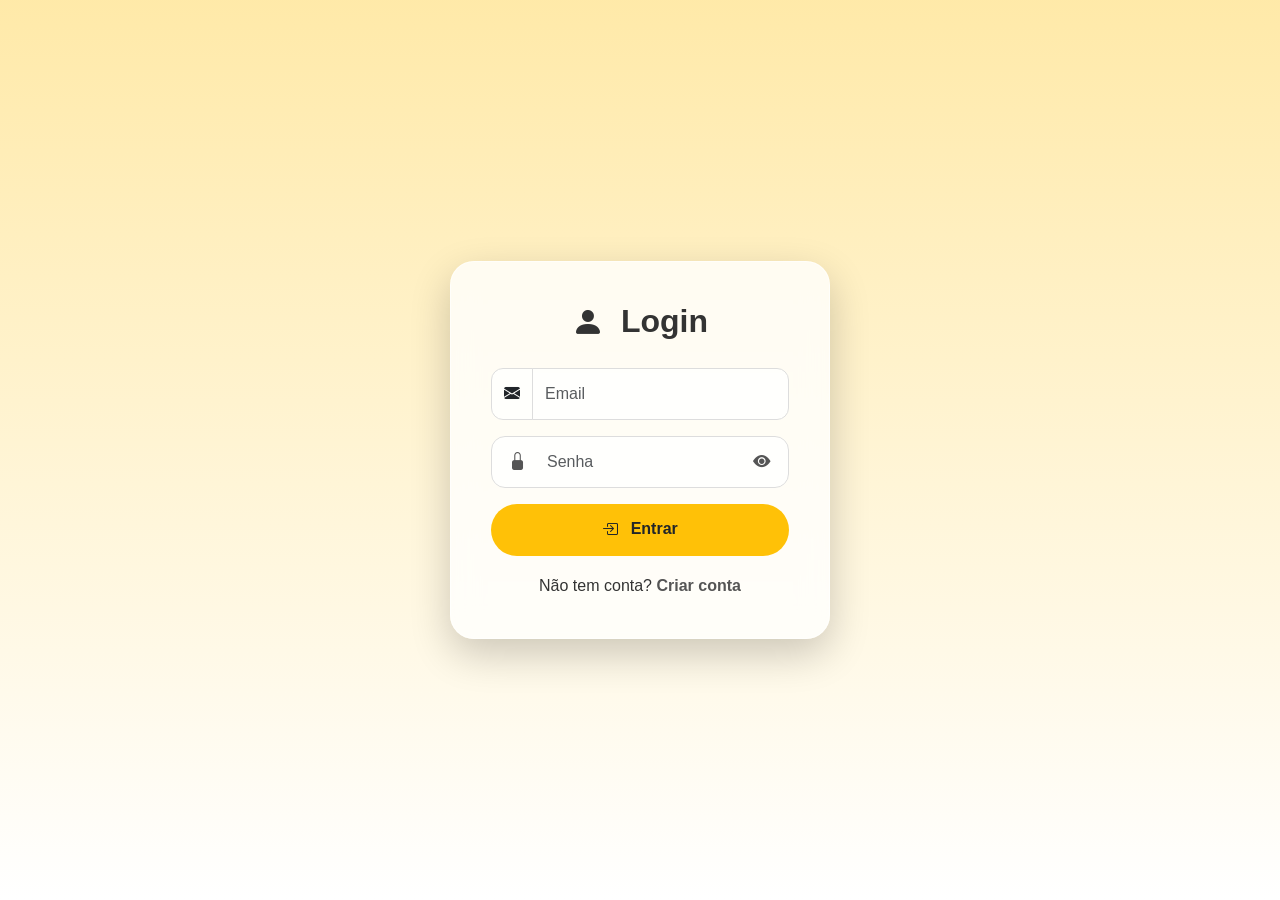
<file: NetLanchesAPI/wwwroot/admin.html>
﻿<!DOCTYPE html>
<html lang="pt-br">
<head>
    <meta charset="UTF-8">
    <meta name="viewport" content="width=device-width, initial-scale=1.0">
    <title>Painel Admin</title>

    <!-- Bootstrap -->
    <link href="https://cdn.jsdelivr.net/npm/bootstrap@5.3.0/dist/css/bootstrap.min.css" rel="stylesheet">

    <!-- Bootstrap Icons -->
    <link rel="stylesheet"
          href="https://cdn.jsdelivr.net/npm/bootstrap-icons@1.11.3/font/bootstrap-icons.min.css">

    <style>

        :root {
            --amarelo: #FFC107;
            --amarelo-dark: #ffb300;
            --bg: #f4f6f9;
        }

        body {
            background: var(--bg);
            font-family: 'Segoe UI', sans-serif;
            min-height: 100vh;
        }

        .container {
            max-width: 1400px;
        }

        /* NAVBAR */

        .navbar {
            background: white;
            box-shadow: 0 2px 15px rgba(0,0,0,0.06);
        }

        .logo {
            font-size: 1.4rem;
            font-weight: 700;
            color: #212529;
        }

        /* CARDS */

        .card-custom {
            border: none;
            border-radius: 22px;
            background: white;
            box-shadow: 0 8px 25px rgba(0,0,0,0.05);
            overflow: hidden;
        }

        /* TITULOS */

        .section-title {
            font-weight: 700;
            color: #212529;
        }

        /* INPUTS */

        .form-control,
        .form-select {
            border-radius: 12px;
            padding: 12px;
            border: 1px solid #dee2e6;
        }

            .form-control:focus,
            .form-select:focus {
                border-color: var(--amarelo);
                box-shadow: 0 0 0 4px rgba(255,193,7,0.18);
            }

        textarea.form-control {
            resize: none;
        }

        .input-group-text {
            border-radius: 12px 0 0 12px;
        }

        /* BOTÕES */

        .btn-warning {
            background: var(--amarelo);
            border: none;
            border-radius: 12px;
            font-weight: 600;
            padding: 12px;
        }

            .btn-warning:hover {
                background: var(--amarelo-dark);
            }

        .btn-sm {
            width: 38px;
            height: 38px;
            display: inline-flex;
            align-items: center;
            justify-content: center;
            border-radius: 10px;
            padding: 0;
        }

        /* INFO BOX */

        .info-box {
            background: linear-gradient(135deg, #ffc107, #ffcf40);
            border-radius: 20px;
            padding: 22px;
            color: #212529;
            min-height: 120px;
        }

            .info-box i {
                font-size: 2rem;
            }

        .info-title {
            font-size: 0.9rem;
            opacity: 0.8;
        }

        .info-value {
            font-size: 1.8rem;
            font-weight: bold;
        }

        /* TABELA */

        .table-responsive {
            border-radius: 18px;
        }

        .table {
            margin-bottom: 0;
        }

            .table thead {
                background: #212529;
                color: white;
            }

                .table thead th {
                    border: none;
                    padding: 16px;
                    font-size: 0.95rem;
                    white-space: nowrap;
                }

            .table tbody td {
                padding: 16px;
                vertical-align: middle;
                font-size: 0.95rem;
            }

            .table tbody tr {
                transition: 0.2s;
            }

                .table tbody tr:hover {
                    background: rgba(255,193,7,0.08);
                }

        /* TOAST */

        .toast {
            border-radius: 14px;
        }

        /* RESPONSIVO */

        @media (max-width: 992px) {

            .table {
                min-width: 850px;
            }

            .card-custom {
                border-radius: 18px;
            }

            .row.g-4 {
                gap: 10px 0;
            }
        }

        @media (max-width: 768px) {

            body {
                padding-bottom: 30px;
            }

            .navbar {
                padding: 15px !important;
            }

                .navbar .container-fluid {
                    flex-direction: column;
                    align-items: stretch !important;
                    gap: 15px;
                }

                .navbar .d-flex.gap-2 {
                    width: 100%;
                    flex-direction: column;
                }

                .navbar .btn {
                    width: 100%;
                }

            .logo {
                text-align: center;
                font-size: 1.2rem;
            }

            .card-custom {
                padding: 20px !important;
            }

            .section-title {
                font-size: 1.2rem;
            }

            .table {
                min-width: 750px;
            }

                .table thead th,
                .table tbody td {
                    font-size: 0.85rem;
                    white-space: nowrap;
                }

            textarea.form-control {
                min-height: 120px;
            }
        }

        @media (max-width: 480px) {

            .container {
                padding-left: 12px;
                padding-right: 12px;
            }

            .card-custom {
                padding: 16px !important;
                border-radius: 16px;
            }

            .logo {
                font-size: 1rem;
            }

            .section-title {
                font-size: 1rem;
            }

            .info-title {
                font-size: 0.8rem;
            }

            .info-value {
                font-size: 1.3rem;
            }

            .table {
                min-width: 680px;
            }

                .table thead th,
                .table tbody td {
                    padding: 12px;
                }

            .btn-sm {
                width: 34px;
                height: 34px;
                font-size: 0.8rem;
            }

            .toast {
                width: 95vw;
            }
        }
    </style>
</head>

<body>

    <!-- NAVBAR -->

    <nav class="navbar navbar-expand-lg px-4 py-3 mb-4">

        <div class="container-fluid">

            <div class="d-flex align-items-center gap-2">

                <i class="bi bi-speedometer2 fs-3 text-warning"></i>

                <span class="logo">
                    Painel Administrativo
                </span>

            </div>

            <div class="d-flex gap-2">

                <a href="pedidos.html"
                   class="btn btn-outline-dark rounded-pill px-4">

                    <i class="bi bi-receipt-cutoff me-2"></i>
                    Pedidos
                </a>

                <button class="btn btn-danger rounded-pill px-4"
                        onclick="logout()">

                    <i class="bi bi-box-arrow-right me-2"></i>
                    Sair
                </button>

            </div>

        </div>

    </nav>

    <div class="container">

        <!-- INFO -->

        <div class="row mb-4">

            <div class="col-12 col-md-4">

                <div class="info-box d-flex justify-content-between align-items-center">

                    <div>

                        <div class="info-title">
                            Produtos Cadastrados
                        </div>

                        <div class="info-value" id="totalProdutos">
                            0
                        </div>

                    </div>

                    <i class="bi bi-box-seam"></i>

                </div>

            </div>

        </div>

        <div class="row g-4">

            <!-- FORM -->

            <div class="col-12 col-xl-4">

                <div class="card-custom p-4 h-100">

                    <div class="d-flex align-items-center gap-2 mb-4">

                        <i class="bi bi-plus-circle-fill text-warning fs-4"></i>

                        <h4 class="section-title mb-0">
                            Cadastrar Produto
                        </h4>

                    </div>

                    <div class="mb-3">

                        <label class="form-label fw-semibold">
                            Nome do Produto
                        </label>

                        <input type="text"
                               id="nome"
                               class="form-control"
                               placeholder="Ex: X-Bacon">

                    </div>

                    <div class="mb-3">

                        <label class="form-label fw-semibold">
                            Tipo
                        </label>

                        <select id="tipo" class="form-select">

                            <option value="">Selecione</option>
                            <option value="LANCHE">Lanche</option>
                            <option value="BEBIDA">Bebida</option>
                            <option value="SOBREMESA">Sobremesa</option>

                        </select>

                    </div>

                    <div class="mb-3">

                        <label class="form-label fw-semibold">
                            Preço
                        </label>

                        <div class="input-group">

                            <span class="input-group-text">
                                R$
                            </span>

                            <input type="number"
                                   id="preco"
                                   class="form-control"
                                   placeholder="0.00"
                                   step="0.01">

                        </div>

                    </div>

                    <div class="mb-4">

                        <label class="form-label fw-semibold">
                            Descrição
                        </label>

                        <textarea id="descricao"
                                  rows="4"
                                  class="form-control"
                                  placeholder="Descreva o produto"></textarea>

                    </div>

                    <div class="mb-4">

                        <label class="form-label fw-semibold">
                            URL da Imagem
                        </label>
                        <input type="file"
                               id="imagem"
                               class="form-control"
                               accept="image/*">

                    </div>

                    <button class="btn btn-warning w-100"
                            id="btnProduto"
                            onclick="criarProduto()">

                        <i class="bi bi-check-circle me-2"></i>
                        Cadastrar Produto

                    </button>

                </div>

            </div>

            <!-- LISTA -->

            <div class="col-12 col-xl-8">

                <div class="card-custom p-4">

                    <div class="d-flex justify-content-between align-items-center mb-4 flex-wrap gap-2">

                        <div class="d-flex align-items-center gap-2">

                            <i class="bi bi-bag-fill text-warning fs-4"></i>

                            <h4 class="section-title mb-0">
                                Produtos
                            </h4>

                        </div>

                        <span class="badge bg-dark px-3 py-2 rounded-pill">
                            Lista Atualizada
                        </span>

                    </div>

                    <div class="table-responsive rounded-4">

                        <table class="table align-middle">

                            <thead>

                                <tr>

                                    <th>
                                        <i class="bi bi-box me-1"></i>
                                        Nome
                                    </th>

                                    <th>
                                        <i class="bi bi-tags me-1"></i>
                                        Tipo
                                    </th>

                                    <th>
                                        <i class="bi bi-currency-dollar me-1"></i>
                                        Preço
                                    </th>

                                    <th>
                                        <i class="bi bi-file-text-fill me-1"></i>
                                        Descrição
                                    </th>

                                    <th class="text-center">
                                        <i class="bi bi-gear me-1"></i>
                                        Ações
                                    </th>

                                </tr>

                            </thead>

                            <tbody id="listaProdutos"></tbody>

                        </table>

                    </div>

                </div>

            </div>

        </div>

    </div>

    <!-- TOAST -->

    <div class="position-fixed bottom-0 end-0 p-3" style="z-index: 9999;">

        <div id="toast"
             class="toast align-items-center text-bg-dark border-0 shadow-lg"
             role="alert">

            <div class="d-flex">

                <div class="toast-body fw-semibold"></div>

                <button type="button"
                        class="btn-close btn-close-white me-2 m-auto"
                        data-bs-dismiss="toast"></button>

            </div>

        </div>

    </div>

    <!-- JS -->
    <script src="js/admin.js"></script>

    <!-- CONTADOR -->
    <script>

        const observer = new MutationObserver(() => {

            document.getElementById("totalProdutos").innerText =
                document.querySelectorAll("#listaProdutos tr").length;

        });

        observer.observe(document.getElementById("listaProdutos"), {
            childList: true
        });

    </script>

    <!-- Bootstrap -->
    <script src="https://cdn.jsdelivr.net/npm/bootstrap@5.3.0/dist/js/bootstrap.bundle.min.js"></script>

</body>
</html>
</file>
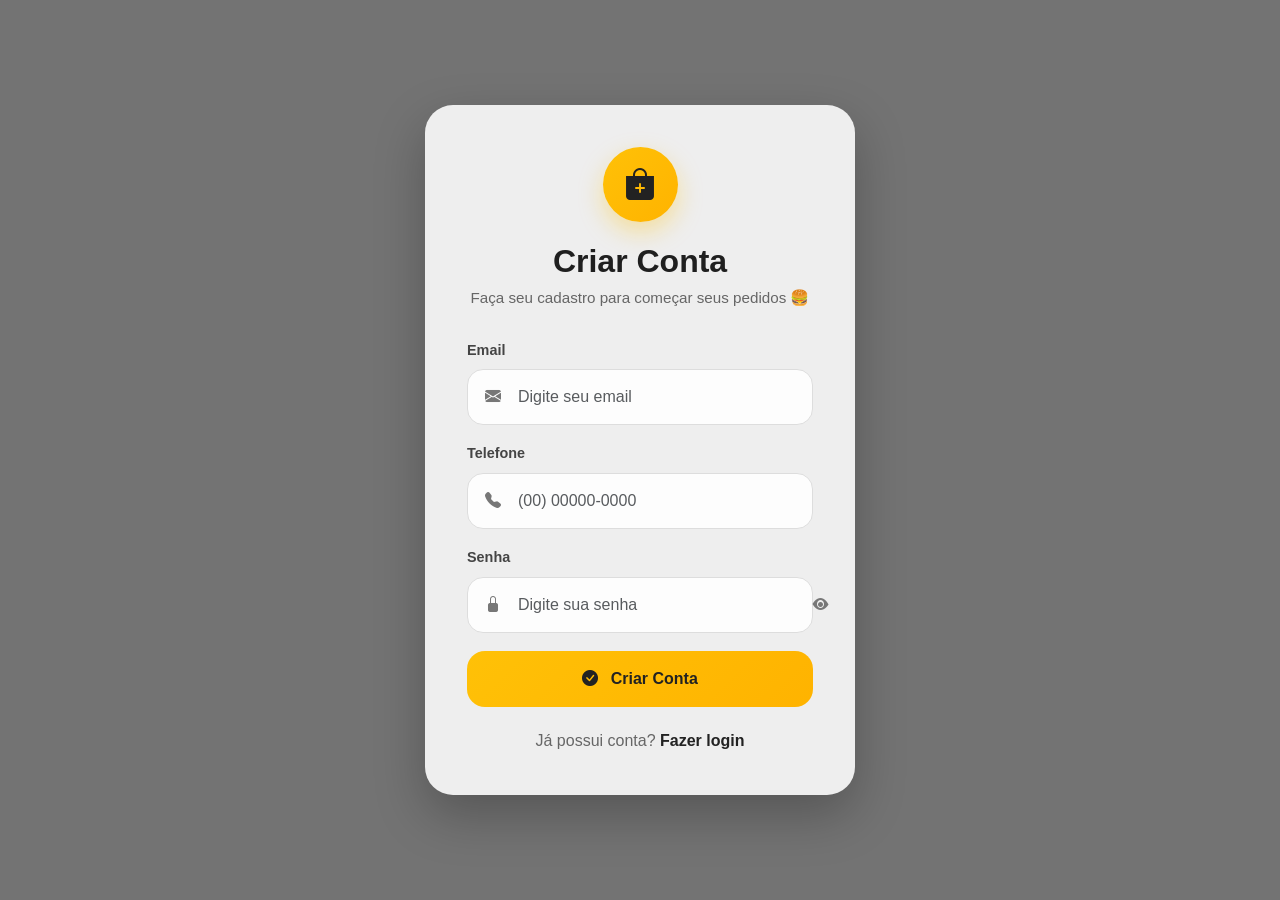
<file: NetLanchesAPI/wwwroot/cadastro.html>
﻿<!DOCTYPE html>
<html lang="pt-br">

<head>

    <meta charset="UTF-8">

    <meta name="viewport"
          content="width=device-width, initial-scale=1.0">

    <title>Cadastro • NetLanches</title>

    <!-- BOOTSTRAP -->

    <link href="https://cdn.jsdelivr.net/npm/bootstrap@5.3.0/dist/css/bootstrap.min.css"
          rel="stylesheet">

    <!-- ICONS -->

    <link rel="stylesheet"
          href="https://cdn.jsdelivr.net/npm/bootstrap-icons@1.11.3/font/bootstrap-icons.min.css">

    <style>

        :root {
            --amarelo: #FFC107;
            --amarelo-dark: #ffb300;
            --dark: #1f1f1f;
        }

        * {
            box-sizing: border-box;
        }

        body {
            min-height: 100vh;
            margin: 0;
            font-family: 'Segoe UI', sans-serif;
            background: linear-gradient( rgba(0,0,0,.55), rgba(0,0,0,.55) ), url('https://images.unsplash.com/photo-1550547660-d9450f859349');
            background-size: cover;
            background-position: center;
            display: flex;
            justify-content: center;
            align-items: center;
            padding: 20px;
        }

        /* CARD */

        .box {
            width: 100%;
            max-width: 430px;
            padding: 42px;
            border-radius: 28px;
            background: rgba(255,255,255,.88);
            backdrop-filter: blur(16px);
            box-shadow: 0 20px 50px rgba(0,0,0,.25);
            animation: fade .35s ease;
        }

        @keyframes fade {

            from {
                opacity: 0;
                transform: translateY(20px);
            }

            to {
                opacity: 1;
                transform: translateY(0);
            }
        }

        /* HEADER */

        .logo {
            width: 75px;
            height: 75px;
            margin: 0 auto 20px;
            border-radius: 50%;
            background: linear-gradient( 135deg, var(--amarelo), var(--amarelo-dark) );
            display: flex;
            align-items: center;
            justify-content: center;
            color: #222;
            font-size: 2rem;
            box-shadow: 0 10px 25px rgba(255,193,7,.35);
        }

        h2 {
            text-align: center;
            font-weight: 800;
            color: var(--dark);
            margin-bottom: 6px;
        }

        .subtitle {
            text-align: center;
            color: #666;
            margin-bottom: 30px;
            font-size: .95rem;
        }

        /* INPUTS */

        .form-group {
            margin-bottom: 18px;
        }

        .label {
            font-size: .9rem;
            font-weight: 600;
            margin-bottom: 8px;
            color: #444;
        }

        .input-wrapper {
            position: relative;
        }

            .input-wrapper i {
                position: absolute;
                left: 18px;
                top: 50%;
                transform: translateY(-50%);
                color: #777;
                z-index: 5;
            }

        .form-control {
            height: 56px;
            border-radius: 16px;
            border: 1px solid #ddd;
            padding-left: 50px;
            background: rgba(255,255,255,.9);
            transition: .2s;
        }

            .form-control:focus {
                border-color: var(--amarelo);
                box-shadow: 0 0 0 4px rgba(255,193,7,.2);
            }

        /* SENHA */

        .toggle-pass {
            position: absolute;
            right: 18px;
            top: 50%;
            transform: translateY(-50%);
            cursor: pointer;
            color: #777;
        }

        /* BOTÃO */

        .btn-main {
            height: 56px;
            border: none;
            border-radius: 18px;
            background: linear-gradient( 135deg, var(--amarelo), var(--amarelo-dark) );
            color: #222;
            font-weight: 800;
            font-size: 1rem;
            transition: .25s;
        }

            .btn-main:hover {
                transform: translateY(-2px);
                box-shadow: 0 12px 24px rgba(255,193,7,.35);
            }

        /* LINKS */

        .links {
            text-align: center;
            margin-top: 22px;
            color: #666;
        }

            .links a {
                color: #222;
                font-weight: 700;
                text-decoration: none;
            }

                .links a:hover {
                    text-decoration: underline;
                }

        /* TOAST */

        .toast {
            border-radius: 16px;
        }

        /* MOBILE */

        @media (max-width: 500px) {

            .box {
                padding: 28px;
            }
        }
    </style>

</head>

<body>

    <div class="box">

        <!-- LOGO -->

        <div class="logo">

            <i class="bi bi-bag-plus-fill"></i>

        </div>

        <h2>

            Criar Conta

        </h2>

        <div class="subtitle">

            Faça seu cadastro para começar seus pedidos 🍔

        </div>

        <!-- EMAIL -->

        <div class="form-group">

            <div class="label">

                Email

            </div>

            <div class="input-wrapper">

                <i class="bi bi-envelope-fill"></i>

                <input type="email"
                       id="email"
                       class="form-control"
                       placeholder="Digite seu email">

            </div>

        </div>

        <!-- TELEFONE -->

        <div class="form-group">

            <div class="label">

                Telefone

            </div>

            <div class="input-wrapper">

                <i class="bi bi-telephone-fill"></i>

                <input type="tel"
                       id="telefone"
                       class="form-control"
                       placeholder="(00) 00000-0000"
                       maxlength="15"
                       oninput="formatarTelefone(this)">

            </div>

        </div>

        <!-- SENHA -->

        <div class="form-group">

            <div class="label">

                Senha

            </div>

            <div class="input-wrapper">

                <i class="bi bi-lock-fill"></i>

                <input type="password"
                       id="senha"
                       class="form-control"
                       placeholder="Digite sua senha">

                <span class="toggle-pass"
                      onclick="toggleSenha()">

                    <i class="bi bi-eye-fill"></i>

                </span>

            </div>

        </div>

        <!-- BOTÃO -->

        <button class="btn btn-main w-100"
                onclick="cadastrar()">

            <i class="bi bi-check-circle-fill me-2"></i>

            Criar Conta

        </button>

        <!-- LINKS -->

        <div class="links">

            Já possui conta?

            <a href="login.html">

                Fazer login

            </a>

        </div>

    </div>

    <!-- TOAST -->

    <div class="toast-container position-fixed bottom-0 end-0 p-3">

        <div id="toast"
             class="toast border-0 text-white">

            <div class="d-flex">

                <div class="toast-body"></div>

                <button type="button"
                        class="btn-close btn-close-white me-2 m-auto"
                        data-bs-dismiss="toast">
                </button>

            </div>

        </div>

    </div>

    <!-- SCRIPT -->

    <script>

        function toast(msg, tipo = "warning") {

            const t = document.getElementById("toast");

            const body =
                t.querySelector(".toast-body");

            t.className =
                "toast border-0 text-white";

            if (tipo === "success") {

                t.classList.add("bg-success");

            } else if (tipo === "error") {

                t.classList.add("bg-danger");

            } else {

                t.classList.add("bg-warning");
                t.classList.remove("text-white");
                t.classList.add("text-dark");
            }

            body.innerHTML = msg;

            new bootstrap.Toast(t).show();
        }

        function toggleSenha() {

            const input =
                document.getElementById("senha");

            const icon =
                document.querySelector(".toggle-pass i");

            if (input.type === "password") {

                input.type = "text";

                icon.className =
                    "bi bi-eye-slash-fill";

            } else {

                input.type = "password";

                icon.className =
                    "bi bi-eye-fill";
            }
        }

        function formatarTelefone(input) {

            let valor =
                input.value.replace(/\D/g, "");

            valor =
                valor.substring(0, 11);

            if (valor.length > 10) {

                valor = valor.replace(
                    /^(\d{2})(\d{5})(\d{4}).*/,
                    "($1) $2-$3"
                );

            } else if (valor.length > 6) {

                valor = valor.replace(
                    /^(\d{2})(\d{4})(\d{0,4}).*/,
                    "($1) $2-$3"
                );

            } else if (valor.length > 2) {

                valor = valor.replace(
                    /^(\d{2})(\d{0,5})/,
                    "($1) $2"
                );

            } else {

                valor = valor.replace(
                    /^(\d*)/,
                    "($1"
                );
            }

            input.value = valor;
        }

        async function cadastrar() {

            const email =
                document.getElementById("email")
                    .value
                    .trim();

            const senha =
                document.getElementById("senha")
                    .value;

            const telefone =
                document.getElementById("telefone")
                    .value
                    .replace(/\D/g, "");

            if (!email ||
                !senha ||
                !telefone) {

                toast(
                    '<i class="bi bi-exclamation-triangle-fill"></i> Preencha todos os campos',
                    'warning'
                );

                return;
            }

            if (
                telefone.length < 10 ||
                telefone.length > 11
            ) {

                toast(
                    '<i class="bi bi-telephone-x-fill"></i> Telefone inválido',
                    'warning'
                );

                return;
            }

            try {

                const btn =
                    document.querySelector(".btn-main");

                btn.disabled = true;

                btn.innerHTML = `
                        <span class="spinner-border spinner-border-sm me-2"></span>
                        Criando conta...
                    `;

                const res = await fetch(
                    "/api/Auth/registro",
                    {
                        method: "POST",

                        headers: {
                            "Content-Type":
                                "application/json"
                        },

                        body: JSON.stringify({

                            email,
                            senha,
                            telefone,
                            perfil: "CLIENTE"
                        })
                    }
                );

                if (!res.ok) {

                    const erro =
                        await res.text();

                    console.log(erro);

                    toast(
                        '<i class="bi bi-x-circle-fill"></i> Erro ao cadastrar',
                        'error'
                    );

                    btn.disabled = false;

                    btn.innerHTML = `
                            <i class="bi bi-check-circle-fill me-2"></i>
                            Criar Conta
                        `;

                    return;
                }

                toast(
                    '<i class="bi bi-check-circle-fill"></i> Conta criada com sucesso!',
                    'success'
                );

                setTimeout(() => {

                    window.location.href =
                        "login.html";

                }, 1200);

            } catch (erro) {

                console.error(erro);

                toast(
                    '<i class="bi bi-wifi-off"></i> Erro na API',
                    'error'
                );
            }
        }

    </script>

    <!-- BOOTSTRAP -->

    <script src="https://cdn.jsdelivr.net/npm/bootstrap@5.3.0/dist/js/bootstrap.bundle.min.js"></script>

</body>

</html>
</file>
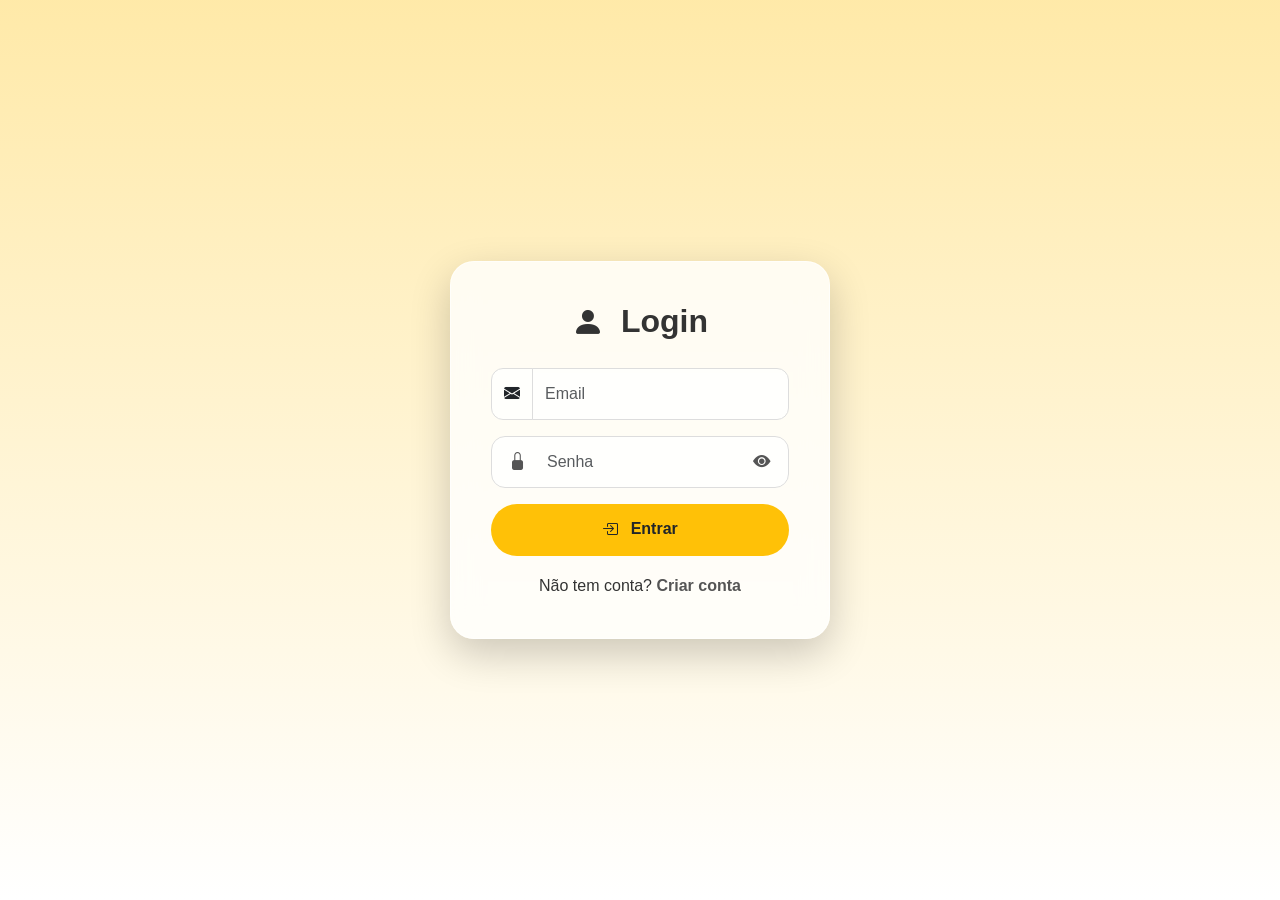
<file: NetLanchesAPI/wwwroot/funcionario.html>
﻿<!DOCTYPE html>
<html lang="pt-br">
<head>
    <meta charset="UTF-8">
    <meta name="viewport" content="width=device-width, initial-scale=1.0">
    <title>Funcionário • NetLanches</title>

    <!-- BOOTSTRAP -->
    <link href="https://cdn.jsdelivr.net/npm/bootstrap@5.3.0/dist/css/bootstrap.min.css" rel="stylesheet">

    <!-- ICONS -->
    <link rel="stylesheet" href="https://cdn.jsdelivr.net/npm/bootstrap-icons@1.11.3/font/bootstrap-icons.min.css">

    <style>

        :root {
            --amarelo: #FFC107;
            --amarelo-dark: #ffb300;
            --dark: #1f1f1f;
            --cinza: #f5f5f5;
            --verde: #198754;
        }

        * {
            margin: 0;
            padding: 0;
            box-sizing: border-box;
        }

        body {
            background: var(--cinza);
            font-family: 'Segoe UI', sans-serif;
            overflow-x: hidden;
        }

        .layout {
            display: flex;
            min-height: 100vh;
        }

        /* SIDEBAR */

        .sidebar {
            width: 290px;
            background: #1b1b1b;
            color: white;
            padding: 28px 22px;
            display: flex;
            flex-direction: column;
            justify-content: space-between;
            box-shadow: 8px 0 30px rgba(0,0,0,.08);
        }

        .sidebar-top {
            display: flex;
            flex-direction: column;
        }

        .logo {
            display: flex;
            align-items: center;
            gap: 14px;
            margin-bottom: 45px;
        }

        .logo-icon {
            width: 60px;
            height: 60px;
            border-radius: 18px;
            background: linear-gradient(135deg, var(--amarelo), var(--amarelo-dark));
            display: flex;
            align-items: center;
            justify-content: center;
            color: #222;
            font-size: 1.6rem;
            box-shadow: 0 10px 25px rgba(255,193,7,.25);
        }

        .logo h3 {
            margin: 0;
            font-size: 1.3rem;
            font-weight: 800;
        }

        .logo small {
            color: #aaa;
        }

        .menu {
            display: flex;
            flex-direction: column;
            gap: 10px;
        }

        .menu-item {
            display: flex;
            align-items: center;
            gap: 14px;
            padding: 16px 18px;
            border-radius: 18px;
            text-decoration: none;
            color: #ddd;
            font-weight: 600;
            transition: .25s;
        }

            .menu-item i {
                font-size: 1.1rem;
            }

            .menu-item:hover {
                background: rgba(255,255,255,.06);
                color: white;
                transform: translateX(4px);
            }

            .menu-item.active {
                background: linear-gradient(135deg, var(--amarelo), var(--amarelo-dark));
                color: #222;
                box-shadow: 0 10px 25px rgba(255,193,7,.18);
            }

        .sidebar-footer {
            margin-top: 30px;
        }

        .logout-btn {
            width: 100%;
            border: none;
            border-radius: 18px;
            height: 54px;
            font-weight: 700;
            background: #dc3545;
            color: white;
            transition: .25s;
        }

            .logout-btn:hover {
                transform: translateY(-2px);
                background: #bb2d3b;
            }

        /* MAIN */

        .main {
            flex: 1;
            padding: 30px;
        }

        .topbar {
            display: flex;
            justify-content: space-between;
            align-items: center;
            margin-bottom: 30px;
            gap: 20px;
            flex-wrap: wrap;
        }

        .welcome {
            display: flex;
            align-items: center;
            gap: 16px;
        }

        .avatar {
            width: 62px;
            height: 62px;
            border-radius: 20px;
            background: linear-gradient(135deg, var(--verde), #157347);
            color: white;
            display: flex;
            align-items: center;
            justify-content: center;
            font-size: 1.5rem;
            box-shadow: 0 12px 24px rgba(25,135,84,.25);
        }

        .welcome small {
            color: #777;
            font-weight: 600;
        }

        .welcome h4 {
            margin: 0;
            font-weight: 800;
            color: #222;
        }

        .hero {
            position: relative;
            overflow: hidden;
            border-radius: 32px;
            padding: 50px;
            color: white;
            margin-bottom: 30px;
            background: linear-gradient(rgba(0,0,0,.60), rgba(0,0,0,.60)), url('https://images.unsplash.com/photo-1550547660-d9450f859349');
            background-size: cover;
            background-position: center;
            min-height: 260px;
            display: flex;
            align-items: center;
        }

        .hero-content {
            max-width: 620px;
            z-index: 2;
        }

        .hero-badge {
            display: inline-flex;
            align-items: center;
            gap: 8px;
            padding: 10px 18px;
            border-radius: 999px;
            background: rgba(255,255,255,.14);
            backdrop-filter: blur(10px);
            margin-bottom: 18px;
            font-size: .9rem;
            font-weight: 700;
        }

        .hero h1 {
            font-size: 3rem;
            font-weight: 900;
            margin-bottom: 12px;
        }

        .hero p {
            color: rgba(255,255,255,.85);
            font-size: 1.05rem;
            margin-bottom: 0;
        }

        /* STATS */

        .stats-grid {
            display: grid;
            grid-template-columns: repeat(auto-fit, minmax(220px, 1fr));
            gap: 22px;
            margin-bottom: 32px;
        }

        .stat-card {
            background: white;
            border-radius: 26px;
            padding: 28px;
            box-shadow: 0 10px 30px rgba(0,0,0,.05);
            transition: .25s;
        }

            .stat-card:hover {
                transform: translateY(-4px);
            }

        .stat-top {
            display: flex;
            justify-content: space-between;
            align-items: center;
            margin-bottom: 18px;
        }

        .stat-icon {
            width: 56px;
            height: 56px;
            border-radius: 18px;
            display: flex;
            align-items: center;
            justify-content: center;
            font-size: 1.4rem;
        }

        .icon-yellow {
            background: rgba(255,193,7,.18);
            color: #d39b00;
        }

        .icon-green {
            background: rgba(25,135,84,.15);
            color: #198754;
        }

        .icon-blue {
            background: rgba(13,110,253,.15);
            color: #0d6efd;
        }

        .stat-card h2 {
            margin: 0;
            font-weight: 900;
            color: #222;
        }

        .stat-card p {
            margin: 6px 0 0;
            color: #777;
            font-weight: 600;
        }

        .stats-card {
            background: white;
            border-radius: 22px;
            padding: 25px;
            display: flex;
            align-items: center;
            gap: 20px;
            box-shadow: 0 5px 25px rgba(0,0,0,.07);
        }

        .stats-icon {
            width: 70px;
            height: 70px;
            border-radius: 20px;
            display: flex;
            align-items: center;
            justify-content: center;
            font-size: 2rem;
            color: white;
        }

        .avatar-funcionario {
            width: 55px;
            height: 55px;
            border-radius: 50%;
            background: #198754;
            display: flex;
            align-items: center;
            justify-content: center;
            font-size: 1.4rem;
            color: white;
        }

        .stats-card h3 {
            margin: 0;
            font-size: 2rem;
            font-weight: bold;
        }

        .stats-card p {
            margin: 0;
            color: #777;
        }

        .pedido-card {
            border: none;
            border-radius: 22px;
            box-shadow: 0 5px 25px rgba(0,0,0,.08);
        }

        .total {
            font-size: 1.2rem;
            font-weight: bold;
            color: #198754;
        }

        .item {
            padding: 10px 0;
            border-bottom: 1px solid #eee;
        }

        /* NAV CARDS */

        .section-title {
            display: flex;
            align-items: center;
            justify-content: space-between;
            margin-bottom: 20px;
            flex-wrap: wrap;
            gap: 10px;
        }

            .section-title h3 {
                margin: 0;
                font-weight: 800;
                color: #222;
            }

            .section-title span {
                color: #777;
                font-weight: 600;
            }

        .nav-grid {
            display: grid;
            grid-template-columns: repeat(auto-fit, minmax(260px, 1fr));
            gap: 24px;
        }

        .nav-card {
            position: relative;
            overflow: hidden;
            background: white;
            border-radius: 30px;
            padding: 30px;
            text-decoration: none;
            color: inherit;
            transition: .3s;
            box-shadow: 0 12px 30px rgba(0,0,0,.05);
        }

            .nav-card:hover {
                transform: translateY(-6px);
                box-shadow: 0 18px 40px rgba(0,0,0,.08);
                color: inherit;
            }

        .nav-icon {
            width: 74px;
            height: 74px;
            border-radius: 24px;
            display: flex;
            align-items: center;
            justify-content: center;
            font-size: 2rem;
            margin-bottom: 22px;
        }

        .bg-yellow {
            background: rgba(255,193,7,.18);
            color: #d39b00;
        }

        .bg-orange {
            background: rgba(253,126,20,.18);
            color: #fd7e14;
        }

        .bg-blue {
            background: rgba(13,110,253,.15);
            color: #0d6efd;
        }

        .nav-card h4 {
            font-weight: 800;
            margin-bottom: 10px;
            color: #222;
        }

        .nav-card p {
            color: #777;
            margin-bottom: 20px;
        }

        .card-link {
            display: inline-flex;
            align-items: center;
            gap: 8px;
            font-weight: 700;
            color: #222;
        }


        .nav-grid {
            display: grid;
            grid-template-columns: repeat(auto-fit, minmax(260px, 1fr));
            gap: 24px;
        }

        .nav-card {
            background: white;
            border-radius: 24px;
            padding: 28px;
            text-decoration: none;
            color: inherit;
            transition: .25s;
            box-shadow: 0 8px 25px rgba(0,0,0,.06);
        }

            .nav-card:hover {
                transform: translateY(-5px);
                color: inherit;
            }

        .nav-icon {
            width: 70px;
            height: 70px;
            border-radius: 20px;
            display: flex;
            align-items: center;
            justify-content: center;
            font-size: 2rem;
            margin-bottom: 20px;
        }

        .card-link {
            font-weight: bold;
            display: flex;
            align-items: center;
            gap: 8px;
        }

        .bg-yellow {
            background: rgba(255,193,7,.18);
            color: #d39b00;
        }

        .bg-orange {
            background: rgba(253,126,20,.18);
            color: #fd7e14;
        }

        .bg-blue {
            background: rgba(13,110,253,.15);
            color: #0d6efd;
        }
        /* RESPONSIVO */

        @media (max-width: 992px) {

            .layout {
                flex-direction: column;
            }

            .sidebar {
                width: 100%;
            }

            .main {
                padding: 20px;
            }

            .hero {
                padding: 35px;
            }

                .hero h1 {
                    font-size: 2.2rem;
                }
        }

        @media (max-width: 576px) {

            .hero {
                padding: 28px;
                min-height: auto;
            }

                .hero h1 {
                    font-size: 1.8rem;
                }

            .stat-card,
            .nav-card {
                padding: 24px;
            }
        }
    </style>
</head>
<body>

    <div class="layout">

        <!-- SIDEBAR -->

        <aside class="sidebar">

            <div class="sidebar-top">

                <div class="logo">

                    <div class="logo-icon">
                        <i class="bi bi-bag-fill"></i>
                    </div>

                    <div>
                        <h3>NetLanches</h3>
                        <small>Painel do Funcionário</small>
                    </div>

                </div>

                <nav class="menu">

                    <a class="menu-item active" href="funcionario.html">
                        <i class="bi bi-house-door-fill"></i>
                        Início
                    </a>

                    <a class="menu-item" href="cardapio-func.html">
                        <i class="bi bi-grid-fill"></i>
                        Cardápio
                    </a>

                    <a class="menu-item" href="preparo.html">
                        <i class="bi bi-fire"></i>
                        Preparo
                    </a>

                    <a class="menu-item" href="pedidos-funcionario.html">
                        <i class="bi bi-receipt-cutoff"></i>
                        Pedidos
                    </a>

                </nav>

            </div>

            <div class="sidebar-footer">

                <button class="logout-btn" onclick="logout()">
                    <i class="bi bi-box-arrow-right me-2"></i>
                    Sair da Conta
                </button>

            </div>

        </aside>

        <!-- MAIN -->

        <main class="main">

            <!-- TOPBAR -->

            <div class="topbar">

                <div class="welcome">

                    <div class="avatar">
                        <i class="bi bi-person-workspace"></i>
                    </div>

                    <div>
                        <small>Logado como</small>
                        <h4>FUNCIONÁRIO</h4>
                    </div>

                </div>

            </div>

            <!-- HERO -->

            <section class="hero">

                <div class="hero-content">

                    <div class="hero-badge">
                        <i class="bi bi-lightning-charge-fill"></i>
                        Painel Operacional
                    </div>

                    <h1>Bem-vindo ao NetLanches</h1>

                    <p>
                        Gerencie pedidos, acompanhe o preparo e consulte o cardápio em tempo real.
                    </p>

                </div>

            </section>

            <!-- STATS -->

            <section class="stats-grid">

                <div class="stat-card">

                    <div class="stat-top">

                        <div>
                            <h2 id="totalPedidos">0</h2>
                            <p>Total de Pedidos</p>
                        </div>

                        <div class="stat-icon icon-yellow">
                            <i class="bi bi-receipt"></i>
                        </div>

                    </div>

                </div>

                <div class="stat-card">

                    <div class="stat-top">

                        <div>
                            <h2 id="emPreparo">0</h2>
                            <p>Em Preparo</p>
                        </div>

                        <div class="stat-icon icon-green">
                            <i class="bi bi-fire"></i>
                        </div>

                    </div>

                </div>

                <div class="stat-card">

                    <div class="stat-top">

                        <div>
                            <h2 id="prontos">0</h2>
                            <p>Prontos</p>
                        </div>

                        <div class="stat-icon icon-blue">
                            <i class="bi bi-check2-circle"></i>
                        </div>

                    </div>

                </div>

                <div class="stat-card">

                    <div class="stat-top">

                        <div>
                            <h2 id="entregues">0</h2>
                            <p>Entregues</p>
                        </div>

                        <div class="stat-icon icon-green">
                            <i class="bi bi-bag-check"></i>
                        </div>

                    </div>

                </div>

            </section>

            <!-- NAVEGAÇÃO -->

            <section class="mt-5">

                <div class="section-title">
                    <h3>Atalhos Rápidos</h3>
                    <span>Gerencie o sistema rapidamente</span>
                </div>

                <div class="nav-grid">

                    <a href="cardapio-func.html" class="nav-card">

                        <div class="nav-icon bg-yellow">
                            <i class="bi bi-grid-fill"></i>
                        </div>

                        <h4>Cardápio</h4>

                        <p>
                            Consulte os produtos disponíveis e acompanhe os itens ativos.
                        </p>

                        <div class="card-link">
                            Acessar
                            <i class="bi bi-arrow-right"></i>
                        </div>

                    </a>

                    <a href="preparo.html" class="nav-card">

                        <div class="nav-icon bg-orange">
                            <i class="bi bi-fire"></i>
                        </div>

                        <h4>Preparo</h4>

                        <p>
                            Atualize pedidos em preparo e confirme quando estiverem prontos.
                        </p>

                        <div class="card-link">
                            Acessar
                            <i class="bi bi-arrow-right"></i>
                        </div>

                    </a>

                    <a href="pedidos-funcionario.html" class="nav-card">

                        <div class="nav-icon bg-blue">
                            <i class="bi bi-receipt-cutoff"></i>
                        </div>

                        <h4>Pedidos</h4>

                        <p>
                            Acompanhe todos os pedidos e visualize os status em tempo real.
                        </p>

                        <div class="card-link">
                            Acessar
                            <i class="bi bi-arrow-right"></i>
                        </div>

                    </a>

                </div>

            </section>

            <!-- PEDIDOS RECENTES -->

            <section class="mt-5">

                <div class="section-title">

                    <h3>Pedidos Recentes</h3>

                    <a href="pedidos-funcionario.html"
                       class="btn btn-outline-dark">

                        Ver Todos

                    </a>

                </div>

                <div id="pedidos" class="row g-4">

                    <div class="col-12 text-center py-5 text-muted">
                        Carregando pedidos...
                    </div>

                </div>

            </section>

        </main>

    </div>

    <script src="js/funcionario.js"></script>

</body>
</html>
</file>
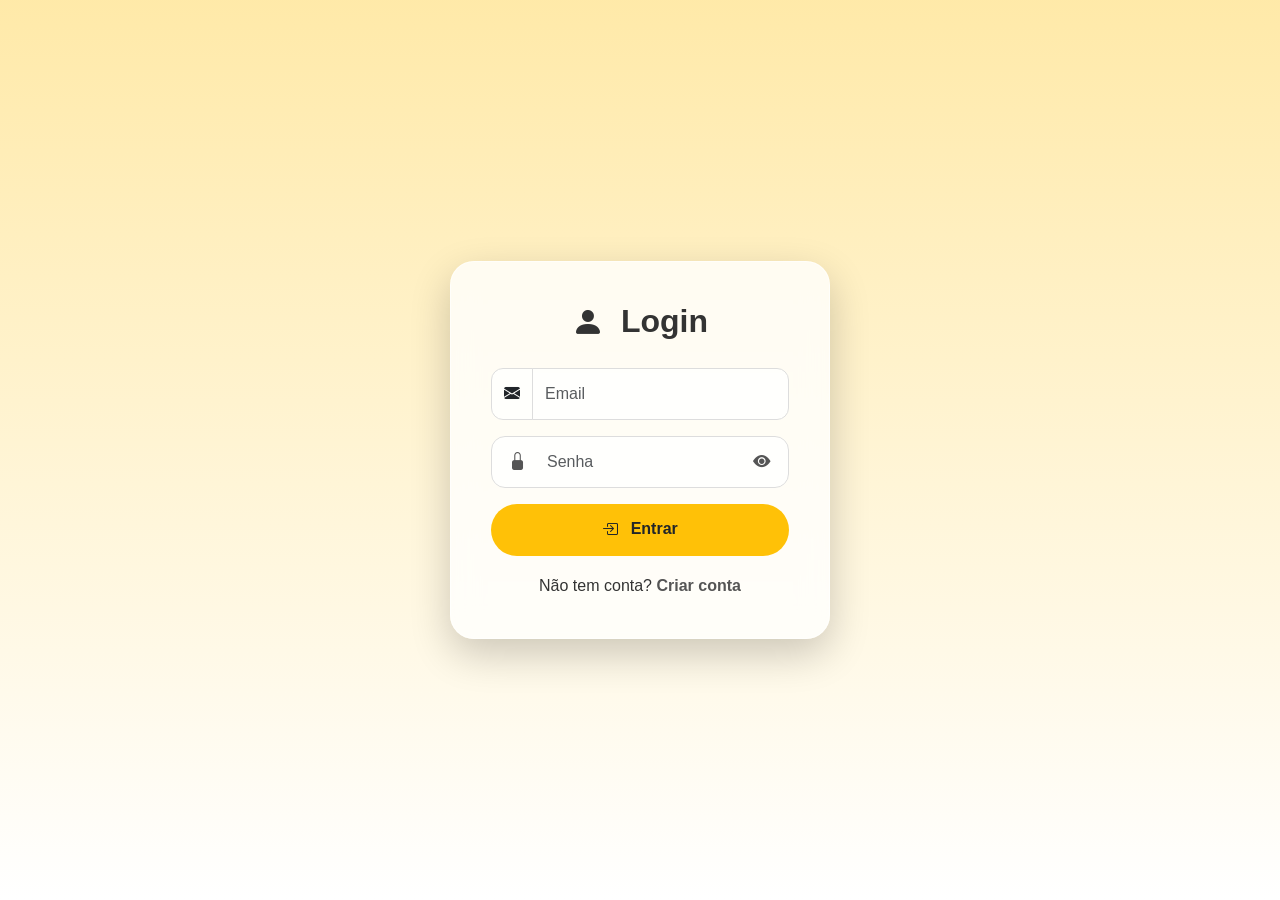
<file: NetLanchesAPI/wwwroot/login.html>
﻿<!DOCTYPE html>
<html lang="pt-br">

<head>

    <meta charset="UTF-8">

    <meta name="viewport"
          content="width=device-width, initial-scale=1.0">

    <title>Login</title>

    <!-- FAVICON -->

    <link rel="icon"
          type="image/png"
          href="img/logo.png">

    <!-- BOOTSTRAP -->

    <link href="https://cdn.jsdelivr.net/npm/bootstrap@5.3.0/dist/css/bootstrap.min.css"
          rel="stylesheet">

    <!-- BOOTSTRAP ICONS -->

    <link rel="stylesheet"
          href="https://cdn.jsdelivr.net/npm/bootstrap-icons@1.11.3/font/bootstrap-icons.min.css">

    <style>

        :root {
            --amarelo: #FFC107;
            --amarelo-escuro: #ffb300;
        }

        body {
            height: 100vh;
            margin: 0;
            font-family: 'Segoe UI', sans-serif;
            background: linear-gradient( rgba(255,193,7,0.35), rgba(255,255,255,0.25) ), url('https://images.unsplash.com/photo-1550547660-d9450f859349');
            background-size: cover;
            background-position: center;
            display: flex;
            justify-content: center;
            align-items: center;
        }

        .login-box {
            width: 380px;
            padding: 40px;
            border-radius: 24px;
            background: rgba(255,255,255,0.78);
            backdrop-filter: blur(14px);
            border: 1px solid rgba(255,255,255,0.6);
            color: #333;
            box-shadow: 0 15px 40px rgba(0,0,0,0.2);
            animation: fade .35s ease;
        }

        @keyframes fade {

            from {
                opacity: 0;
                transform: translateY(15px);
            }

            to {
                opacity: 1;
                transform: translateY(0);
            }
        }

        h2 {
            text-align: center;
            margin-bottom: 25px;
            font-weight: bold;
        }

        .input-group-text {
            background: rgba(255,255,255,.7);
            border: 1px solid #ddd;
            border-radius: 12px 0 0 12px;
        }

        .form-control {
            background: rgba(255,255,255,.75);
            border: 1px solid #ddd;
            border-radius: 0 12px 12px 0;
            height: 52px;
        }

            .form-control:focus {
                border-color: var(--amarelo);
                box-shadow: 0 0 0 3px rgba(255,193,7,.25);
            }

        .password-box {
            position: relative;
            display: flex;
            align-items: center;
        }

            .password-box .form-control {
                padding-left: 55px;
                padding-right: 55px;
                border-radius: 14px;
            }

        .input-icon {
            position: absolute;
            left: 18px;
            z-index: 5;
            color: #555;
            display: flex;
            align-items: center;
        }

        .show-pass {
            position: absolute;
            right: 18px;
            z-index: 5;
            cursor: pointer;
            color: #555;
            display: flex;
            align-items: center;
            justify-content: center;
        }

            .show-pass i,
            .input-icon i {
                font-size: 1.1rem;
            }

        .btn-login {
            background: var(--amarelo);
            border: none;
            border-radius: 30px;
            font-weight: bold;
            height: 52px;
            transition: .25s;
        }

            .btn-login:hover {
                background: var(--amarelo-escuro);
                transform: translateY(-2px);
                box-shadow: 0 8px 20px rgba(255,193,7,.35);
            }

        .links {
            text-align: center;
            margin-top: 18px;
        }

            .links a {
                color: #555;
                text-decoration: none;
                font-weight: 600;
            }

        .bi {
            vertical-align: middle;
        }

        h2 i,
        .btn-login i {
            margin-right: 8px;
        }
    </style>

</head>

<body>

    <div class="login-box">

        <h2>

            <i class="bi bi-person-fill"></i>

            Login

        </h2>

        <!-- EMAIL -->

        <div class="input-group mb-3">

            <span class="input-group-text">

                <i class="bi bi-envelope-fill"></i>

            </span>

            <input type="text"
                   id="email"
                   class="form-control"
                   placeholder="Email">

        </div>

        <!-- SENHA -->

        <div class="password-box mb-3">

            <span class="input-icon">

                <i class="bi bi-lock-fill"></i>

            </span>

            <input type="password"
                   id="senha"
                   class="form-control"
                   placeholder="Senha">

            <span class="show-pass"
                  onclick="toggleSenha()">

                <i class="bi bi-eye-fill"></i>

            </span>

        </div>

        <!-- BOTÃO -->

        <button class="btn btn-login w-100"
                onclick="login()">

            <i class="bi bi-box-arrow-in-right"></i>

            Entrar

        </button>

        <!-- LINKS -->

        <div class="links">

            Não tem conta?

            <a href="cadastro.html">
                Criar conta
            </a>

        </div>

    </div>

    <!-- TOAST -->

    <div class="toast-container position-fixed bottom-0 end-0 p-3">

        <div id="toast"
             class="toast border-0 text-white">

            <div class="d-flex">

                <div class="toast-body"
                     id="toastBody">
                </div>

                <button type="button"
                        class="btn-close btn-close-white me-2 m-auto"
                        data-bs-dismiss="toast">
                </button>

            </div>

        </div>

    </div>

    <!-- BOOTSTRAP JS -->

    <script src="https://cdn.jsdelivr.net/npm/bootstrap@5.3.0/dist/js/bootstrap.bundle.min.js"></script>

    <!-- LOGIN JS -->

    <script src="js/login.js"></script>

</body>

</html>
</file>
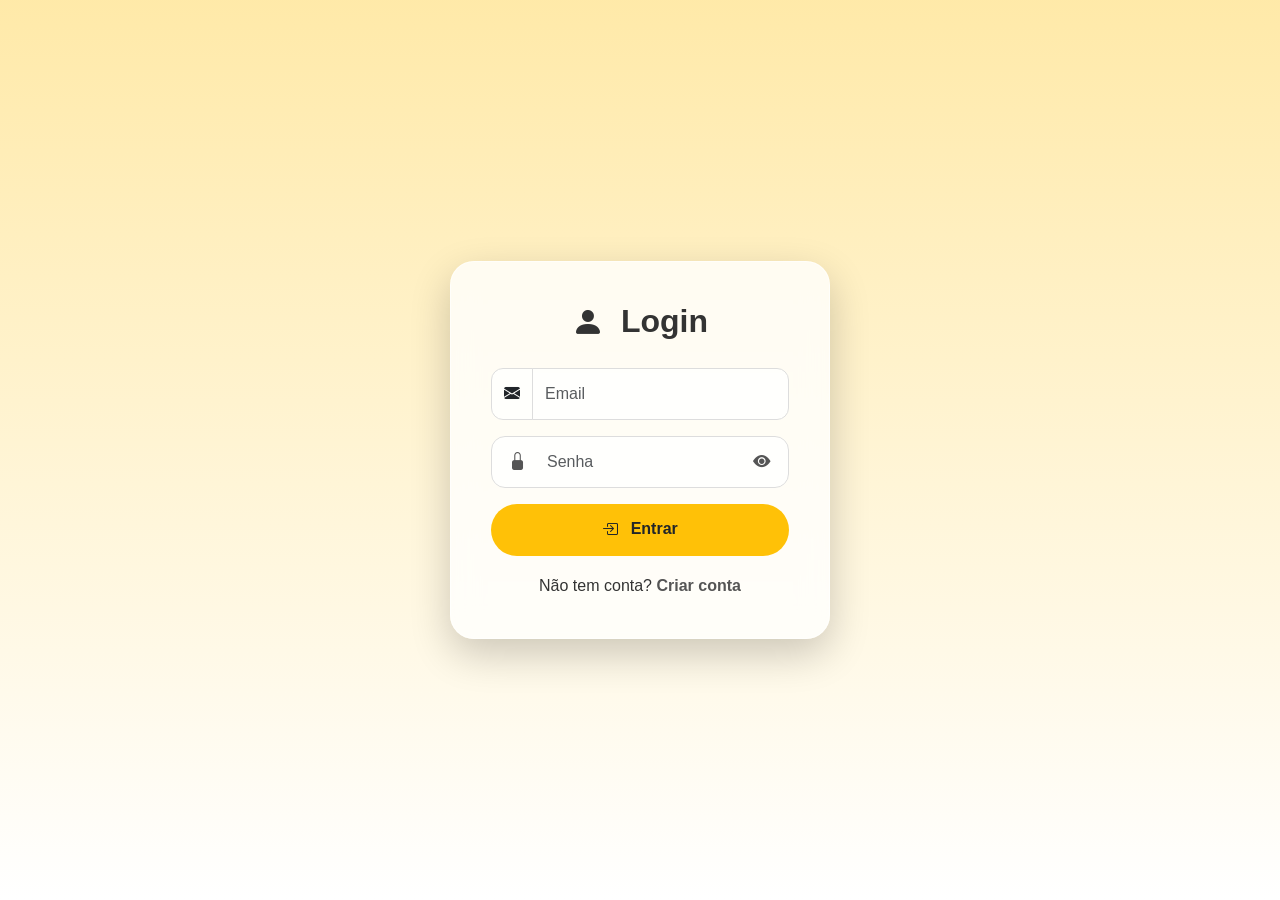
<file: NetLanchesAPI/wwwroot/pedidos.html>
﻿<!DOCTYPE html>
<html lang="pt-br">
<head>
    <meta charset="UTF-8">
    <title>Pedidos</title>

    <link href="https://cdn.jsdelivr.net/npm/bootstrap@5.3.0/dist/css/bootstrap.min.css" rel="stylesheet">

    <style>
        :root {
            --amarelo: #FFC107;
            --amarelo-dark: #ffb300;
        }

        body {
            background: #f5f5f5;
            font-family: 'Segoe UI', sans-serif;
        }

        /* NAVBAR */
        .navbar {
            background: white;
            box-shadow: 0 2px 12px rgba(0,0,0,0.08);
        }

        .logo {
            font-size: 1.5rem;
            font-weight: bold;
        }

        /* HERO */
        .hero {
            background: linear-gradient(rgba(0,0,0,0.45), rgba(0,0,0,0.45)), url('https://images.unsplash.com/photo-1550547660-d9450f859349');
            background-size: cover;
            background-position: center;
            height: 220px;
            border-radius: 22px;
            display: flex;
            align-items: center;
            padding: 40px;
            color: white;
            margin-bottom: 30px;
        }

            .hero h1 {
                font-size: 2.5rem;
                font-weight: bold;
            }

        /* CARD PEDIDO */
        .pedido-card {
            border: none;
            border-radius: 20px;
            box-shadow: 0 5px 20px rgba(0,0,0,0.06);
            transition: .25s;
        }

            .pedido-card:hover {
                transform: translateY(-4px);
                box-shadow: 0 15px 30px rgba(0,0,0,0.1);
            }

        /* HEADER */
        .pedido-header {
            display: flex;
            justify-content: space-between;
            align-items: center;
        }

        /* BADGE */
        .badge-status {
            background: var(--amarelo);
            color: #333;
            padding: 8px 12px;
            border-radius: 20px;
            font-size: .8rem;
            font-weight: bold;
        }

        /* ITENS */
        .item {
            padding: 10px 0;
            border-bottom: 1px solid #eee;
        }

        /* TOTAL */
        .total {
            font-size: 1.2rem;
            font-weight: bold;
            color: #198754;
        }

        /* BOTÃO */
        .btn-voltar {
            border-radius: 12px;
        }
    </style>
</head>

<body>

    <!-- NAVBAR -->
    <nav class="navbar px-4 py-3 mb-4">

        <div class="container-fluid">

            <span class="logo">
                Pedidos
            </span>

            <div class="d-flex gap-2">

                <a href="#" onclick="voltar()" class="btn btn-outline-dark btn-voltar">
                    ← Voltar
                </a>

                <button class="btn btn-danger"
                        onclick="logout()">

                    Sair
                </button>

            </div>

        </div>

    </nav>

    <div class="container">

        <!-- HERO -->
        <div class="hero">

            <div>
                <h1>Histórico de Pedidos</h1>

                <p>
                    Acompanhe todos os pedidos realizados.
                </p>
            </div>

        </div>

        <!-- PEDIDOS -->
        <div id="pedidos"
             class="row g-4">

        </div>

    </div>

    <script src="js/pedidos.js"></script>

</body>
</html>
</file>
